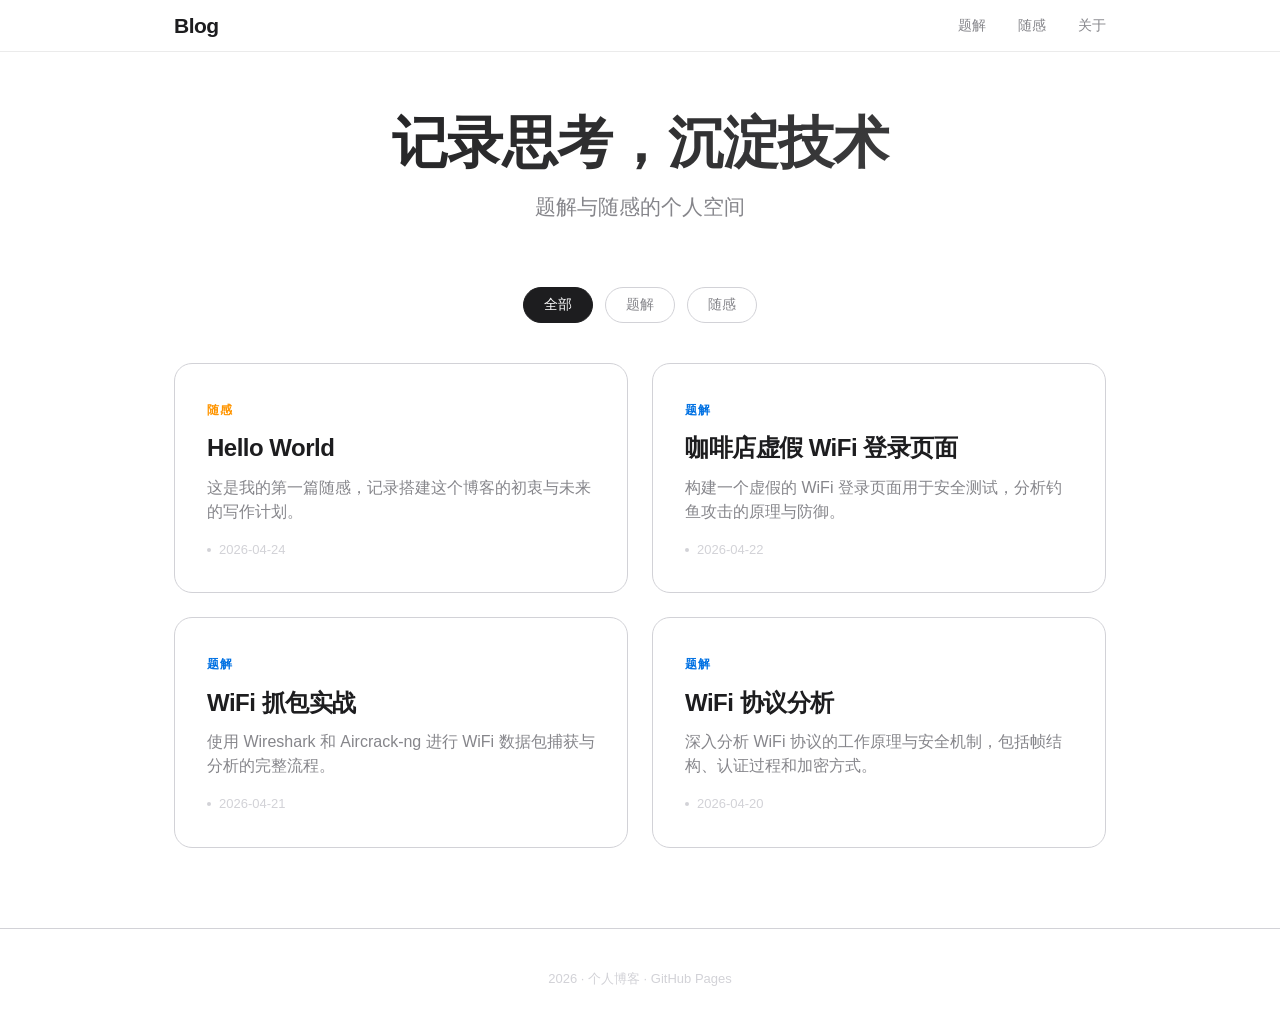
<file: index.html>
<!DOCTYPE html>
<html lang="zh-CN">
<head>
    <meta charset="UTF-8">
    <meta name="viewport" content="width=device-width, initial-scale=1.0">
    <title>题解 & 随感</title>
    <link rel="stylesheet" href="css/style.css">
</head>
<body>
    <nav class="nav">
        <div class="nav-container">
            <a href="index.html" class="nav-logo">Blog</a>
            <div class="nav-links">
                <a href="index.html?type=writeups" class="nav-link" data-type="writeups">题解</a>
                <a href="index.html?type=essays" class="nav-link" data-type="essays">随感</a>
                <a href="about.html" class="nav-link">关于</a>
            </div>
        </div>
    </nav>

    <main class="main">
        <div class="hero">
            <h1 class="hero-title">记录思考，沉淀技术</h1>
            <p class="hero-subtitle">题解与随感的个人空间</p>
        </div>

        <div class="filter-bar">
            <button class="filter-btn active" data-filter="all">全部</button>
            <button class="filter-btn" data-filter="writeups">题解</button>
            <button class="filter-btn" data-filter="essays">随感</button>
        </div>

        <div class="posts-grid" id="posts-container">
            <!-- 文章列表由 JS 动态生成 -->
        </div>
    </main>

    <footer class="footer">
        <p> 2026 · 个人博客 · GitHub Pages</p>
    </footer>

    <script src="js/main.js"></script>
</body>
</html>
</file>
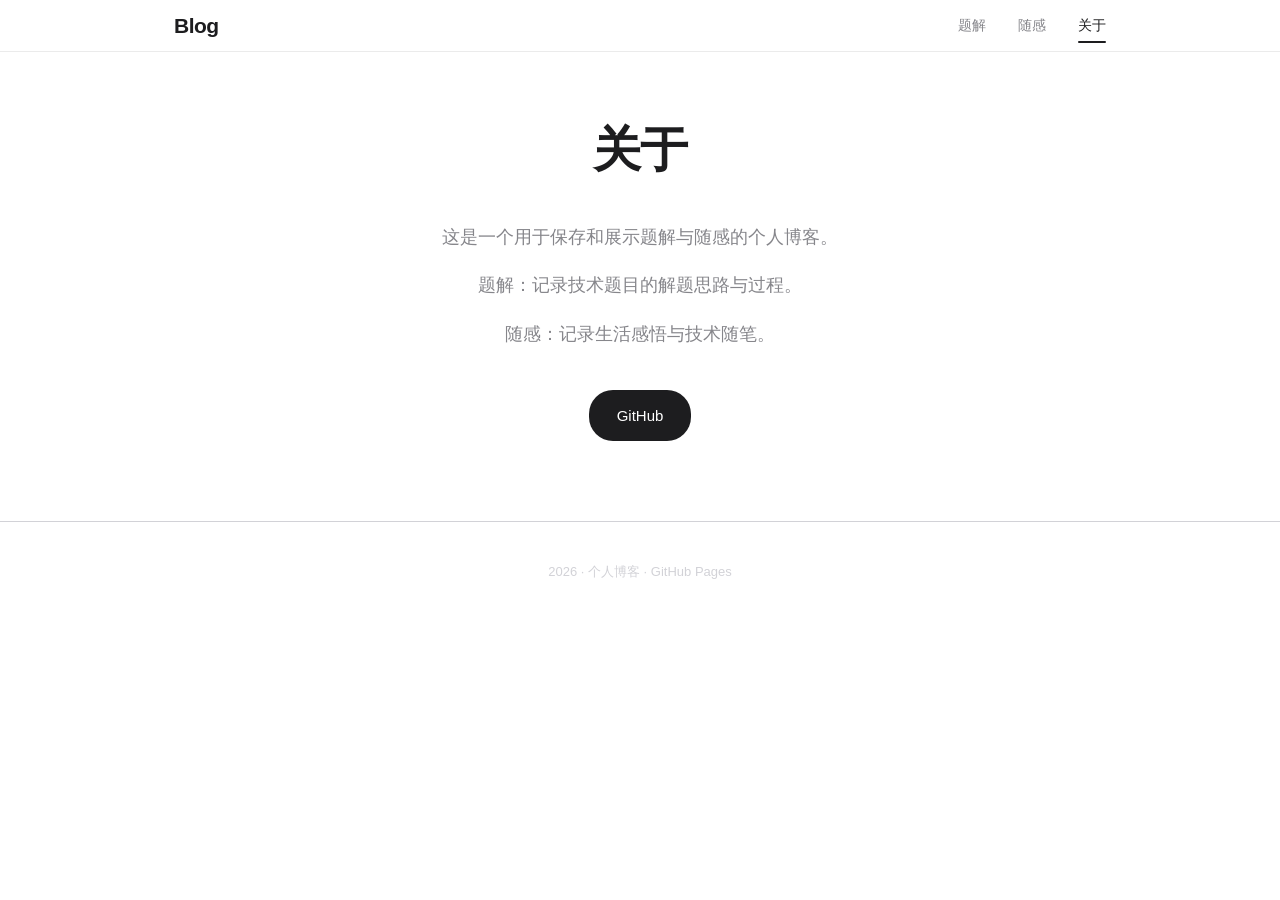
<file: about.html>
<!DOCTYPE html>
<html lang="zh-CN">
<head>
    <meta charset="UTF-8">
    <meta name="viewport" content="width=device-width, initial-scale=1.0">
    <title>关于</title>
    <link rel="stylesheet" href="css/style.css">
</head>
<body>
    <nav class="nav">
        <div class="nav-container">
            <a href="../../Documents/我的CTF/my-blog/index.html" class="nav-logo">Blog</a>
            <div class="nav-links">
                <a href="../../Documents/我的CTF/my-blog/index.html?type=writeups" class="nav-link">题解</a>
                <a href="../../Documents/我的CTF/my-blog/index.html?type=essays" class="nav-link">随感</a>
                <a href="about.html" class="nav-link active">关于</a>
            </div>
        </div>
    </nav>

    <main class="main">
        <div class="about-page">
            <h1 class="about-title">关于</h1>
            <div class="about-content">
                <p>这是一个用于保存和展示题解与随感的个人博客。</p>
                <p>题解：记录技术题目的解题思路与过程。</p>
                <p>随感：记录生活感悟与技术随笔。</p>
                <div class="about-links">
                    <a href="https://github.com/lqcoiritauzy" target="_blank" class="about-link">GitHub</a>
                </div>
            </div>
        </div>
    </main>

    <footer class="footer">
        <p> 2026 · 个人博客 · GitHub Pages</p>
    </footer>
</body>
</html>
</file>
<file: css/style.css>
/* ===== 基础重置 ===== */
*, *::before, *::after {
    margin: 0;
    padding: 0;
    box-sizing: border-box;
}

:root {
    --bg-primary: #ffffff;
    --bg-secondary: #f5f5f7;
    --bg-tertiary: #fafafa;
    --text-primary: #1d1d1f;
    --text-secondary: #86868b;
    --text-tertiary: #d2d2d7;
    --accent: #0071e3;
    --accent-hover: #0077ed;
    --border: #d2d2d7;
    --shadow: 0 4px 24px rgba(0, 0, 0, 0.08);
    --radius: 18px;
    --radius-sm: 12px;
    --max-width: 980px;
    --nav-height: 52px;
}

html {
    scroll-behavior: smooth;
}

body {
    font-family: -apple-system, BlinkMacSystemFont, "SF Pro Text", "Segoe UI", Roboto, "Helvetica Neue", Arial, sans-serif;
    background: var(--bg-primary);
    color: var(--text-primary);
    line-height: 1.6;
    -webkit-font-smoothing: antialiased;
    -moz-osx-font-smoothing: grayscale;
}

/* ===== 导航栏 ===== */
.nav {
    position: fixed;
    top: 0;
    left: 0;
    right: 0;
    height: var(--nav-height);
    background: rgba(255, 255, 255, 0.72);
    backdrop-filter: saturate(180%) blur(20px);
    -webkit-backdrop-filter: saturate(180%) blur(20px);
    border-bottom: 1px solid rgba(0, 0, 0, 0.08);
    z-index: 1000;
}

.nav-container {
    max-width: var(--max-width);
    margin: 0 auto;
    padding: 0 24px;
    height: 100%;
    display: flex;
    align-items: center;
    justify-content: space-between;
}

.nav-logo {
    font-size: 21px;
    font-weight: 600;
    color: var(--text-primary);
    text-decoration: none;
    letter-spacing: -0.5px;
}

.nav-links {
    display: flex;
    gap: 32px;
}

.nav-link {
    font-size: 14px;
    color: var(--text-secondary);
    text-decoration: none;
    transition: color 0.3s ease;
    position: relative;
}

.nav-link:hover,
.nav-link.active {
    color: var(--text-primary);
}

.nav-link.active::after {
    content: '';
    position: absolute;
    bottom: -6px;
    left: 0;
    right: 0;
    height: 2px;
    background: var(--text-primary);
    border-radius: 1px;
}

/* ===== 主内容区 ===== */
.main {
    max-width: var(--max-width);
    margin: 0 auto;
    padding: calc(var(--nav-height) + 60px) 24px 80px;
}

/* ===== Hero 区域 ===== */
.hero {
    text-align: center;
    margin-bottom: 64px;
    animation: fadeInUp 0.8s ease;
}

.hero-title {
    font-size: 56px;
    font-weight: 700;
    letter-spacing: -0.015em;
    line-height: 1.1;
    margin-bottom: 16px;
    background: linear-gradient(135deg, #1d1d1f 0%, #434344 100%);
    -webkit-background-clip: text;
    -webkit-text-fill-color: transparent;
    background-clip: text;
}

.hero-subtitle {
    font-size: 21px;
    color: var(--text-secondary);
    font-weight: 400;
}

/* ===== 筛选栏 ===== */
.filter-bar {
    display: flex;
    gap: 12px;
    margin-bottom: 40px;
    justify-content: center;
}

.filter-btn {
    padding: 8px 20px;
    border: 1px solid var(--border);
    border-radius: 20px;
    background: transparent;
    color: var(--text-secondary);
    font-size: 14px;
    cursor: pointer;
    transition: all 0.3s ease;
    font-family: inherit;
}

.filter-btn:hover {
    border-color: var(--text-primary);
    color: var(--text-primary);
}

.filter-btn.active {
    background: var(--text-primary);
    color: #fff;
    border-color: var(--text-primary);
}

/* ===== 文章卡片网格 ===== */
.posts-grid {
    display: grid;
    grid-template-columns: repeat(auto-fill, minmax(300px, 1fr));
    gap: 24px;
}

.post-card {
    background: var(--bg-primary);
    border-radius: var(--radius);
    border: 1px solid var(--border);
    padding: 32px;
    cursor: pointer;
    transition: all 0.4s cubic-bezier(0.4, 0, 0.2, 1);
    text-decoration: none;
    display: block;
    color: inherit;
}

.post-card:hover {
    transform: translateY(-4px);
    box-shadow: var(--shadow);
    border-color: transparent;
}

.post-category {
    display: inline-block;
    font-size: 12px;
    font-weight: 600;
    text-transform: uppercase;
    letter-spacing: 0.5px;
    margin-bottom: 12px;
}

.post-category.writeups {
    color: #0071e3;
}

.post-category.essays {
    color: #ff9500;
}

.post-title {
    font-size: 24px;
    font-weight: 600;
    line-height: 1.3;
    margin-bottom: 12px;
    letter-spacing: -0.5px;
}

.post-excerpt {
    font-size: 16px;
    color: var(--text-secondary);
    line-height: 1.5;
    margin-bottom: 16px;
    display: -webkit-box;
    -webkit-line-clamp: 2;
    -webkit-box-orient: vertical;
    overflow: hidden;
}

.post-meta {
    display: flex;
    align-items: center;
    gap: 12px;
    font-size: 13px;
    color: var(--text-tertiary);
}

.post-date::before {
    content: '';
    display: inline-block;
    width: 4px;
    height: 4px;
    background: var(--text-tertiary);
    border-radius: 50%;
    margin-right: 8px;
    vertical-align: middle;
}

/* ===== 文章详情页 ===== */
.article {
    max-width: 720px;
    margin: 0 auto;
    padding: calc(var(--nav-height) + 60px) 24px 80px;
    animation: fadeInUp 0.6s ease;
}

.article-header {
    margin-bottom: 48px;
}

.article-meta {
    display: flex;
    gap: 16px;
    margin-bottom: 16px;
    font-size: 14px;
}

.article-category {
    font-weight: 600;
    color: var(--accent);
}

.article-date {
    color: var(--text-secondary);
}

.article-title {
    font-size: 40px;
    font-weight: 700;
    line-height: 1.2;
    letter-spacing: -0.015em;
    margin-bottom: 20px;
}

.article-tags {
    display: flex;
    gap: 8px;
    flex-wrap: wrap;
}

.article-tag {
    padding: 4px 12px;
    background: var(--bg-secondary);
    border-radius: 12px;
    font-size: 13px;
    color: var(--text-secondary);
}

.article-content {
    font-size: 18px;
    line-height: 1.8;
    color: var(--text-primary);
}

.article-content h1,
.article-content h2,
.article-content h3 {
    font-weight: 600;
    margin: 40px 0 20px;
    letter-spacing: -0.5px;
}

.article-content h1 { font-size: 32px; }
.article-content h2 { font-size: 26px; }
.article-content h3 { font-size: 22px; }

.article-content p {
    margin-bottom: 20px;
}

.article-content ul,
.article-content ol {
    margin-bottom: 20px;
    padding-left: 28px;
}

.article-content li {
    margin-bottom: 8px;
}

.article-content code {
    font-family: "SF Mono", Monaco, "Cascadia Code", "Roboto Mono", Consolas, monospace;
    font-size: 0.9em;
    padding: 2px 6px;
    background: var(--bg-secondary);
    border-radius: 4px;
    color: #d73a49;
}

.article-content pre {
    background: #1d1d1f;
    border-radius: var(--radius-sm);
    padding: 24px;
    overflow-x: auto;
    margin-bottom: 24px;
}

.article-content pre code {
    background: transparent;
    color: #f5f5f7;
    padding: 0;
    font-size: 15px;
    line-height: 1.6;
}

.article-content blockquote {
    border-left: 4px solid var(--accent);
    padding-left: 20px;
    margin: 24px 0;
    color: var(--text-secondary);
    font-style: italic;
}

.article-content img {
    max-width: 100%;
    border-radius: var(--radius-sm);
    margin: 24px 0;
}

.article-content a {
    color: var(--accent);
    text-decoration: none;
}

.article-content a:hover {
    text-decoration: underline;
}

.article-nav {
    margin-top: 64px;
    padding-top: 32px;
    border-top: 1px solid var(--border);
}

.back-link {
    color: var(--accent);
    text-decoration: none;
    font-size: 16px;
    transition: opacity 0.3s ease;
}

.back-link:hover {
    opacity: 0.7;
}

/* ===== 关于页面 ===== */
.about-page {
    max-width: 600px;
    margin: 0 auto;
    text-align: center;
    animation: fadeInUp 0.6s ease;
}

.about-title {
    font-size: 48px;
    font-weight: 700;
    margin-bottom: 32px;
    letter-spacing: -0.015em;
}

.about-content {
    font-size: 18px;
    line-height: 1.8;
    color: var(--text-secondary);
}

.about-content p {
    margin-bottom: 16px;
}

.about-links {
    margin-top: 40px;
}

.about-link {
    display: inline-block;
    padding: 12px 28px;
    background: var(--text-primary);
    color: #fff;
    text-decoration: none;
    border-radius: 24px;
    font-size: 15px;
    transition: all 0.3s ease;
}

.about-link:hover {
    transform: scale(1.05);
    opacity: 0.9;
}

/* ===== 页脚 ===== */
.footer {
    text-align: center;
    padding: 40px 24px;
    border-top: 1px solid var(--border);
    font-size: 13px;
    color: var(--text-tertiary);
}

/* ===== 动画 ===== */
@keyframes fadeInUp {
    from {
        opacity: 0;
        transform: translateY(30px);
    }
    to {
        opacity: 1;
        transform: translateY(0);
    }
}

/* ===== 响应式 ===== */
@media (max-width: 768px) {
    .hero-title {
        font-size: 36px;
    }
    .hero-subtitle {
        font-size: 18px;
    }
    .posts-grid {
        grid-template-columns: 1fr;
    }
    .article-title {
        font-size: 28px;
    }
    .nav-links {
        gap: 20px;
    }
    .about-title {
        font-size: 36px;
    }
}
</file>
